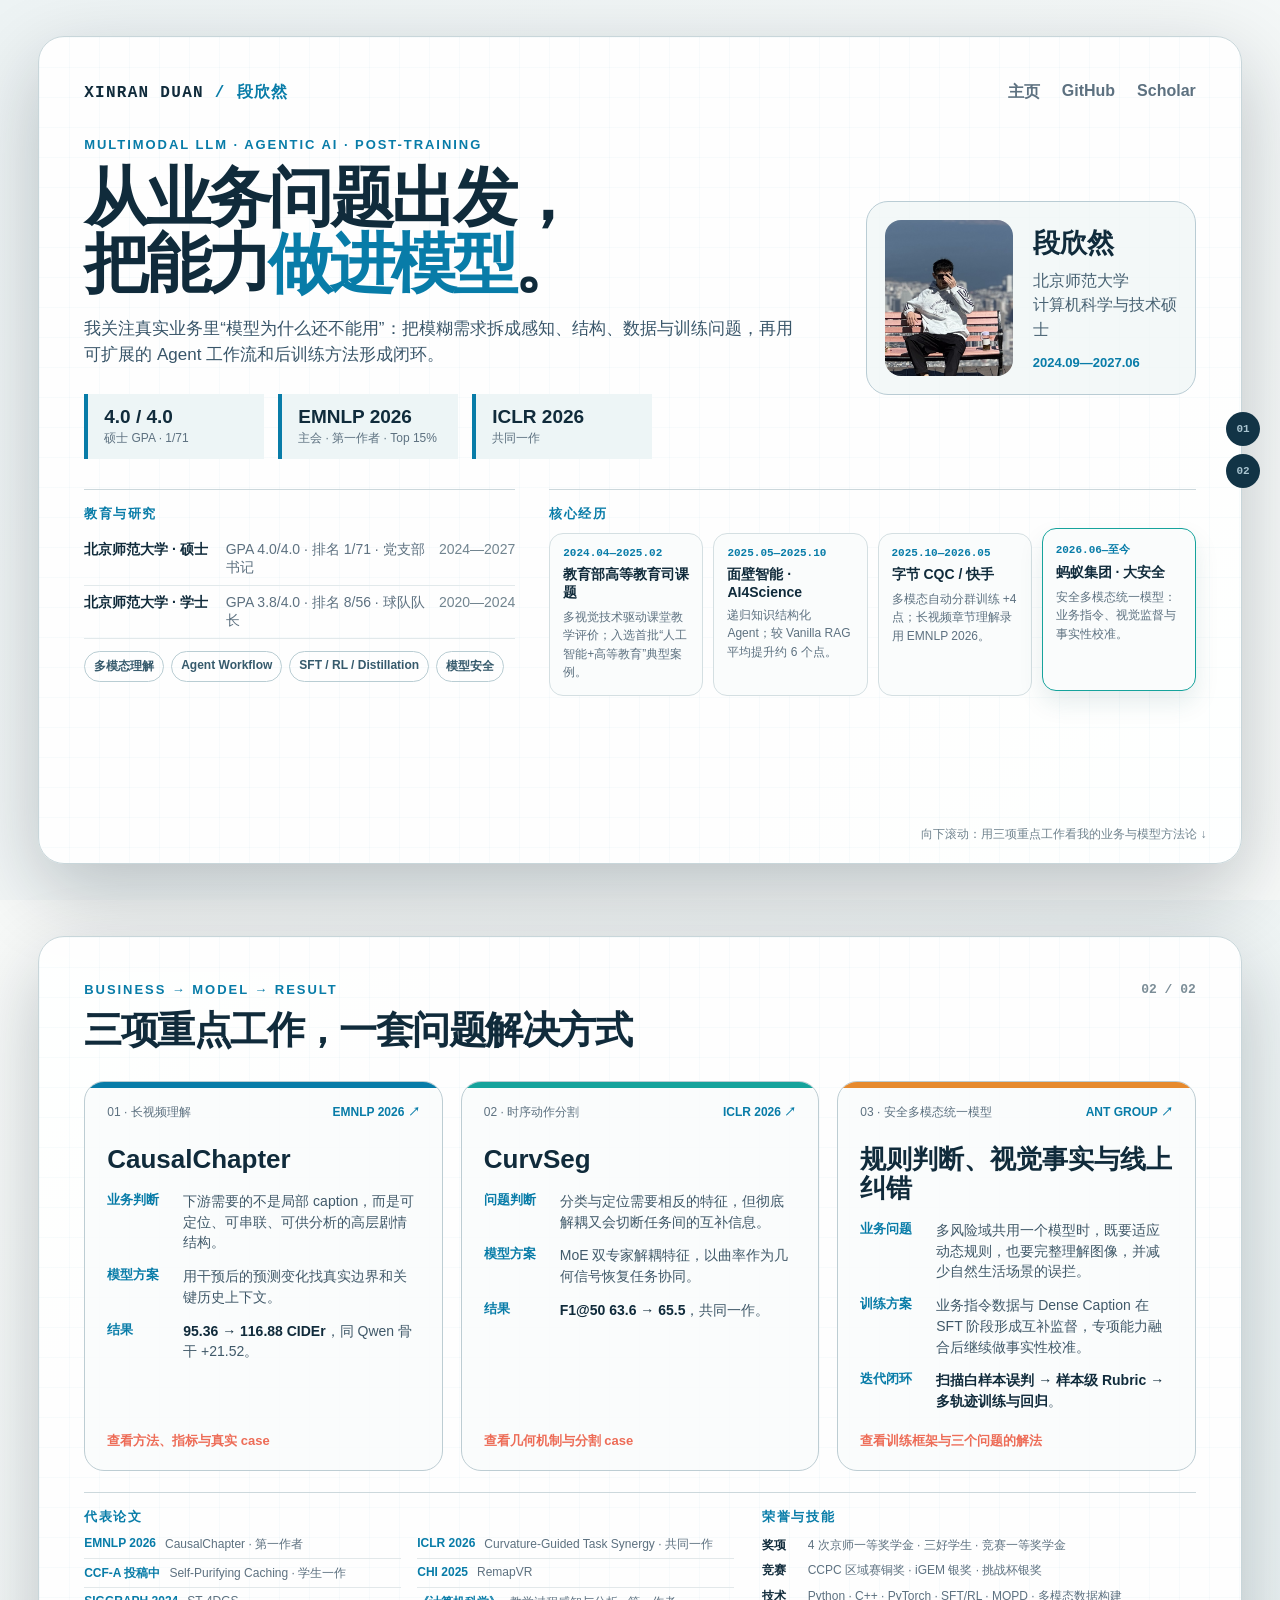
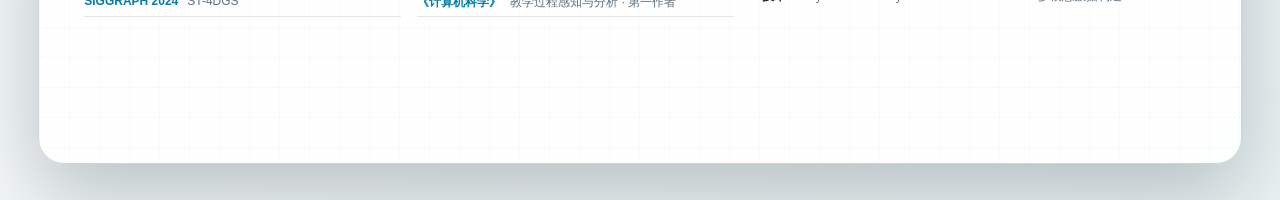
<file: index.html>
<!doctype html>
<html lang="zh-CN">
<head>
  <meta charset="utf-8">
  <meta name="viewport" content="width=device-width,initial-scale=1">
  <title>段欣然｜多模态大模型与 Agent</title>
  <meta name="description" content="段欣然的多模态大模型、Agent、长视频理解与后训练研究展示。">
  <link rel="stylesheet" href="styles.css">
</head>
<body class="overview-page">
  <div class="progress" id="progress"></div>
  <nav class="quick-nav" aria-label="页面导航"><a href="#profile">01</a><a href="#work">02</a></nav>
  <main>
    <section class="overview-slide" id="profile">
      <div class="frame">
        <header class="topbar">
          <a class="brand" href="index.html">XINRAN DUAN <span>/ 段欣然</span></a>
          <div class="toplinks"><a href="https://kong-johnny.github.io/" target="_blank">主页</a><a href="https://github.com/kong-johnny" target="_blank">GitHub</a><a href="https://scholar.google.com/citations?user=OOxa6MAAAAAJ&hl=en" target="_blank">Scholar</a></div>
        </header>
        <div class="profile-grid">
          <div class="profile-main">
            <div class="kicker">MULTIMODAL LLM · AGENTIC AI · POST-TRAINING</div>
            <h1>从业务问题出发，<br>把能力<span>做进模型</span>。</h1>
            <p class="hero-copy">我关注真实业务里“模型为什么还不能用”：把模糊需求拆成感知、结构、数据与训练问题，再用可扩展的 Agent 工作流和后训练方法形成闭环。</p>
            <div class="metric-strip"><div><strong>4.0 / 4.0</strong><span>硕士 GPA · 1/71</span></div><div><strong>EMNLP 2026</strong><span>主会 · 第一作者 · Top 15%</span></div><div><strong>ICLR 2026</strong><span>共同一作</span></div></div>
          </div>
          <aside class="identity-card"><img src="assets/sunglasses_avatar.jpg" alt="段欣然戴墨镜的户外头像"><div><h2>段欣然</h2><p>北京师范大学<br>计算机科学与技术硕士</p><span class="status">2024.09—2027.06</span></div></aside>
        </div>
        <div class="resume-grid">
          <section class="resume-block education"><div class="section-label">教育与研究</div><div class="edu-row"><b>北京师范大学 · 硕士</b><span>GPA 4.0/4.0 · 排名 1/71 · 党支部书记</span><time>2024—2027</time></div><div class="edu-row"><b>北京师范大学 · 学士</b><span>GPA 3.8/4.0 · 排名 8/56 · 球队队长</span><time>2020—2024</time></div><div class="focus-tags"><span>多模态理解</span><span>Agent Workflow</span><span>SFT / RL / Distillation</span><span>模型安全</span></div></section>
          <section class="resume-block timeline-block"><div class="section-label">核心经历</div><div class="timeline"><article><time>2024.04—2025.02</time><b>教育部高等教育司课题</b><p>多视觉技术驱动课堂教学评价；入选首批“人工智能+高等教育”典型案例。</p></article><article><time>2025.05—2025.10</time><b>面壁智能 · AI4Science</b><p>递归知识结构化 Agent；较 Vanilla RAG 平均提升约 6 个点。</p></article><article><time>2025.10—2026.05</time><b>字节 CQC / 快手</b><p>多模态自动分群训练 +4 点；长视频章节理解录用 EMNLP 2026。</p></article><article class="active"><time>2026.06—至今</time><b>蚂蚁集团 · 大安全</b><p>安全多模态统一模型：业务指令、视觉监督与事实性校准。</p></article></div></section>
        </div>
        <div class="slide-tip">向下滚动：用三项重点工作看我的业务与模型方法论 ↓</div>
      </div>
    </section>
    <section class="overview-slide" id="work">
      <div class="frame">
        <header class="topbar"><div><div class="kicker">BUSINESS → MODEL → RESULT</div><h2 class="page-title">三项重点工作，一套问题解决方式</h2></div><div class="page-no">02 / 02</div></header>
        <div class="project-gateway">
          <a class="gateway-card emnlp" href="emnlp.html"><div class="gateway-top"><span>01 · 长视频理解</span><strong>EMNLP 2026 ↗</strong></div><h3>CausalChapter</h3><dl><dt>业务判断</dt><dd>下游需要的不是局部 caption，而是可定位、可串联、可供分析的高层剧情结构。</dd><dt>模型方案</dt><dd>用干预后的预测变化找真实边界和关键历史上下文。</dd><dt>结果</dt><dd><b>95.36 → 116.88 CIDEr</b>，同 Qwen 骨干 +21.52。</dd></dl><span class="open-detail">查看方法、指标与真实 case</span></a>
          <a class="gateway-card iclr" href="iclr.html"><div class="gateway-top"><span>02 · 时序动作分割</span><strong>ICLR 2026 ↗</strong></div><h3>CurvSeg</h3><dl><dt>问题判断</dt><dd>分类与定位需要相反的特征，但彻底解耦又会切断任务间的互补信息。</dd><dt>模型方案</dt><dd>MoE 双专家解耦特征，以曲率作为几何信号恢复任务协同。</dd><dt>结果</dt><dd><b>F1@50 63.6 → 65.5</b>，共同一作。</dd></dl><span class="open-detail">查看几何机制与分割 case</span></a>
          <a class="gateway-card ant" href="ant.html"><div class="gateway-top"><span>03 · 安全多模态统一模型</span><strong>ANT GROUP ↗</strong></div><h3>规则判断、视觉事实与线上纠错</h3><dl><dt>业务问题</dt><dd>多风险域共用一个模型时，既要适应动态规则，也要完整理解图像，并减少自然生活场景的误拦。</dd><dt>训练方案</dt><dd>业务指令数据与 Dense Caption 在 SFT 阶段形成互补监督，专项能力融合后继续做事实性校准。</dd><dt>迭代闭环</dt><dd><b>扫描白样本误判 → 样本级 Rubric → 多轨迹训练与回归</b>。</dd></dl><span class="open-detail">查看训练框架与三个问题的解法</span></a>
        </div>
        <div class="resume-bottom">
          <section><div class="section-label">代表论文</div><div class="paper-rows"><a href="assets/CausalChapter_EMNLP2026.pdf" target="_blank"><b>EMNLP 2026</b><span>CausalChapter · 第一作者</span></a><a href="https://openreview.net/forum?id=Vgh30npuN3" target="_blank"><b>ICLR 2026</b><span>Curvature-Guided Task Synergy · 共同一作</span></a><span><b>CCF-A 投稿中</b><span>Self-Purifying Caching · 学生一作</span></span><a href="https://kong-johnny.github.io/files/RemapVR.pdf" target="_blank"><b>CHI 2025</b><span>RemapVR</span></a><a href="https://kong-johnny.github.io/files/ST-4DGS.pdf" target="_blank"><b>SIGGRAPH 2024</b><span>ST-4DGS</span></a><a href="https://www.jsjkx.com/CN/10.11896/jsjkx.240400109" target="_blank"><b>《计算机科学》</b><span>教学过程感知与分析 · 第一作者</span></a></div></section>
          <section><div class="section-label">荣誉与技能</div><p class="compact-line"><b>奖项</b> 4 次京师一等奖学金 · 三好学生 · 竞赛一等奖学金</p><p class="compact-line"><b>竞赛</b> CCPC 区域赛铜奖 · iGEM 银奖 · 挑战杯银奖</p><p class="compact-line"><b>技术</b> Python · C++ · PyTorch · SFT/RL · MOPD · 多模态数据构建</p></section>
        </div>
      </div>
    </section>
  </main>
  <script src="site.js"></script>
</body></html>
</file>
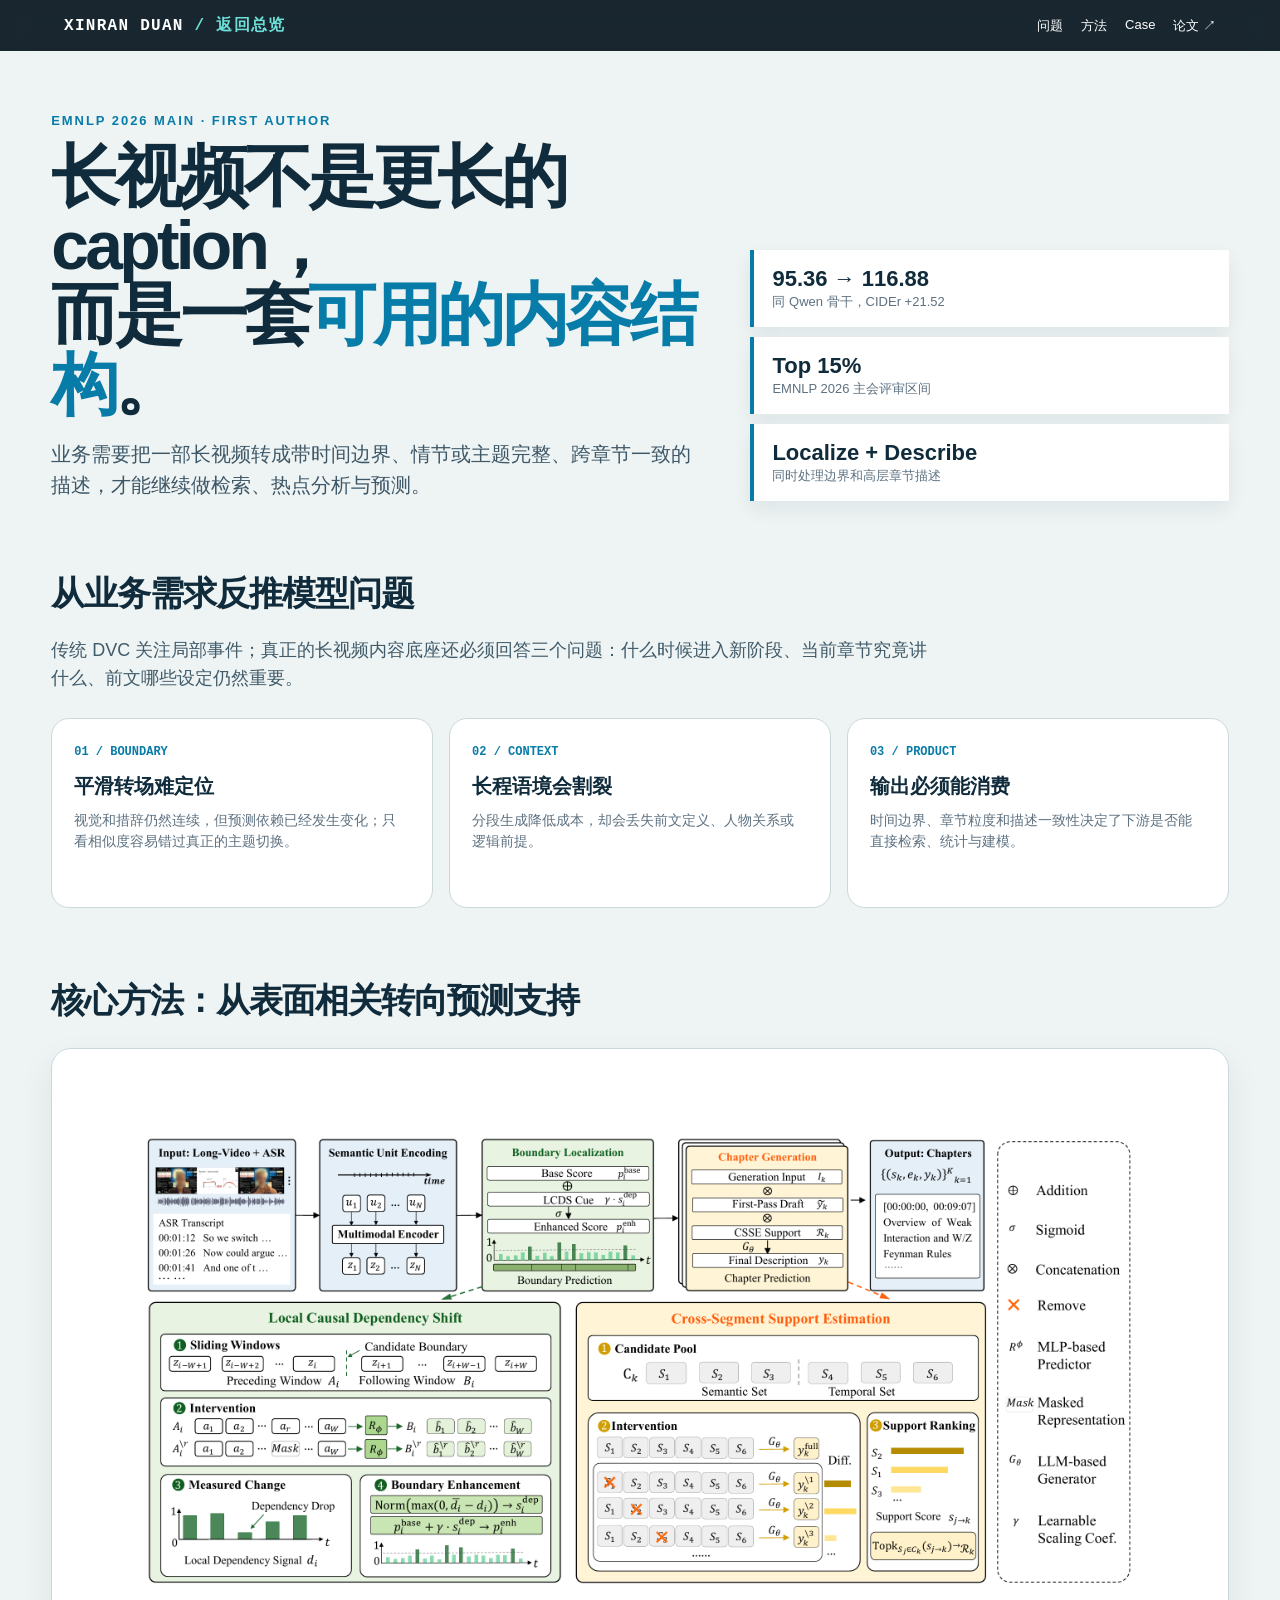
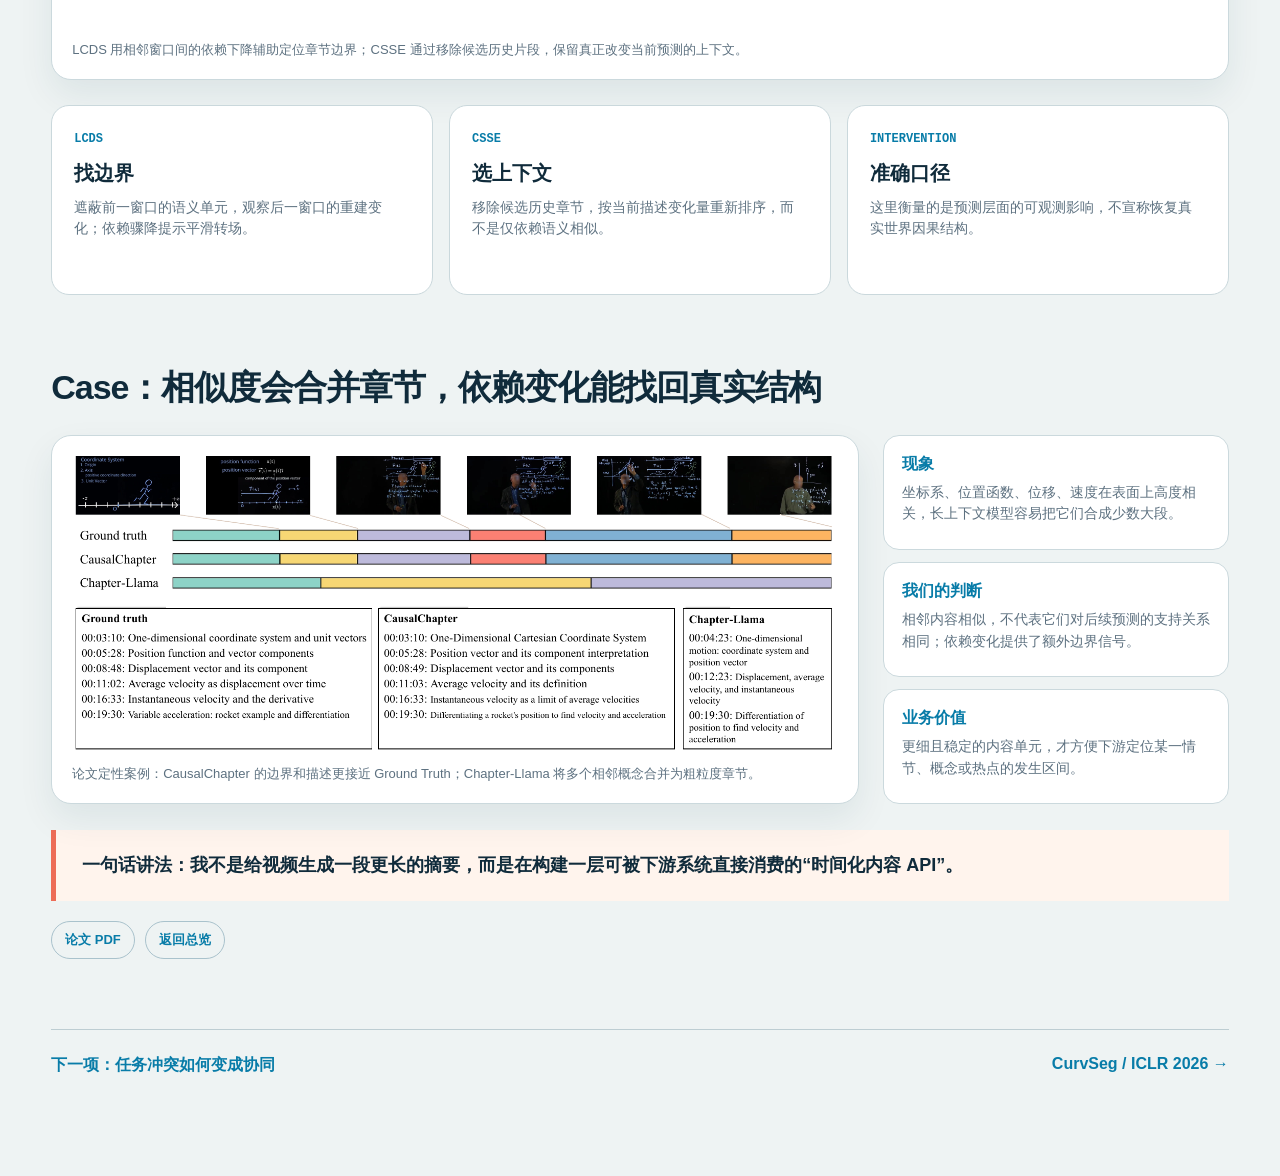
<file: emnlp.html>
<!doctype html><html lang="zh-CN"><head><meta charset="utf-8"><meta name="viewport" content="width=device-width,initial-scale=1"><title>CausalChapter｜EMNLP 2026</title><meta name="description" content="CausalChapter：长视频章节理解的业务问题、方法和案例。"><link rel="stylesheet" href="styles.css"></head>
<body class="detail-page"><div class="progress" id="progress"></div><header class="detail-header"><a class="brand" href="index.html">XINRAN DUAN <span>/ 返回总览</span></a><nav><a href="#problem">问题</a><a href="#method">方法</a><a href="#case">Case</a><a href="assets/CausalChapter_EMNLP2026.pdf" target="_blank">论文 ↗</a></nav></header>
<main class="detail-main">
  <section class="detail-hero"><div><div class="kicker">EMNLP 2026 MAIN · FIRST AUTHOR</div><h1>长视频不是更长的 caption，<br>而是一套<span style="color:var(--blue)">可用的内容结构</span>。</h1><p class="detail-lead">业务需要把一部长视频转成带时间边界、情节或主题完整、跨章节一致的描述，才能继续做检索、热点分析与预测。</p></div><div class="hero-facts"><div class="fact"><b>95.36 → 116.88</b><span>同 Qwen 骨干，CIDEr +21.52</span></div><div class="fact"><b>Top 15%</b><span>EMNLP 2026 主会评审区间</span></div><div class="fact"><b>Localize + Describe</b><span>同时处理边界和高层章节描述</span></div></div></section>
  <section class="detail-section" id="problem"><h2>从业务需求反推模型问题</h2><p class="intro">传统 DVC 关注局部事件；真正的长视频内容底座还必须回答三个问题：什么时候进入新阶段、当前章节究竟讲什么、前文哪些设定仍然重要。</p><div class="logic-grid"><article class="logic-card"><span>01 / BOUNDARY</span><h3>平滑转场难定位</h3><p>视觉和措辞仍然连续，但预测依赖已经发生变化；只看相似度容易错过真正的主题切换。</p></article><article class="logic-card"><span>02 / CONTEXT</span><h3>长程语境会割裂</h3><p>分段生成降低成本，却会丢失前文定义、人物关系或逻辑前提。</p></article><article class="logic-card"><span>03 / PRODUCT</span><h3>输出必须能消费</h3><p>时间边界、章节粒度和描述一致性决定了下游是否能直接检索、统计与建模。</p></article></div></section>
  <section class="detail-section" id="method"><h2>核心方法：从表面相关转向预测支持</h2><div class="figure-panel"><img src="assets/causalchapter-overview.png" alt="CausalChapter 方法总览"><figcaption>LCDS 用相邻窗口间的依赖下降辅助定位章节边界；CSSE 通过移除候选历史片段，保留真正改变当前预测的上下文。</figcaption></div><div class="logic-grid"><article class="logic-card"><span>LCDS</span><h3>找边界</h3><p>遮蔽前一窗口的语义单元，观察后一窗口的重建变化；依赖骤降提示平滑转场。</p></article><article class="logic-card"><span>CSSE</span><h3>选上下文</h3><p>移除候选历史章节，按当前描述变化量重新排序，而不是仅依赖语义相似。</p></article><article class="logic-card"><span>INTERVENTION</span><h3>准确口径</h3><p>这里衡量的是预测层面的可观测影响，不宣称恢复真实世界因果结构。</p></article></div></section>
  <section class="detail-section" id="case"><h2>Case：相似度会合并章节，依赖变化能找回真实结构</h2><div class="case-panel"><figure class="figure-panel"><img src="assets/reports/causalchapter-case2.png" alt="CausalChapter 章节边界与描述定性案例"><figcaption>论文定性案例：CausalChapter 的边界和描述更接近 Ground Truth；Chapter-Llama 将多个相邻概念合并为粗粒度章节。</figcaption></figure><div class="case-notes"><div class="case-note"><b>现象</b><p>坐标系、位置函数、位移、速度在表面上高度相关，长上下文模型容易把它们合成少数大段。</p></div><div class="case-note"><b>我们的判断</b><p>相邻内容相似，不代表它们对后续预测的支持关系相同；依赖变化提供了额外边界信号。</p></div><div class="case-note"><b>业务价值</b><p>更细且稳定的内容单元，才方便下游定位某一情节、概念或热点的发生区间。</p></div></div></div><div class="quote">一句话讲法：我不是给视频生成一段更长的摘要，而是在构建一层可被下游系统直接消费的“时间化内容 API”。</div></section>
  <div class="source-links"><a href="assets/CausalChapter_EMNLP2026.pdf" target="_blank">论文 PDF</a><a href="index.html#work">返回总览</a></div><div class="next-page"><span>下一项：任务冲突如何变成协同</span><a href="iclr.html">CurvSeg / ICLR 2026 →</a></div>
</main><script src="site.js"></script></body></html>
</file>
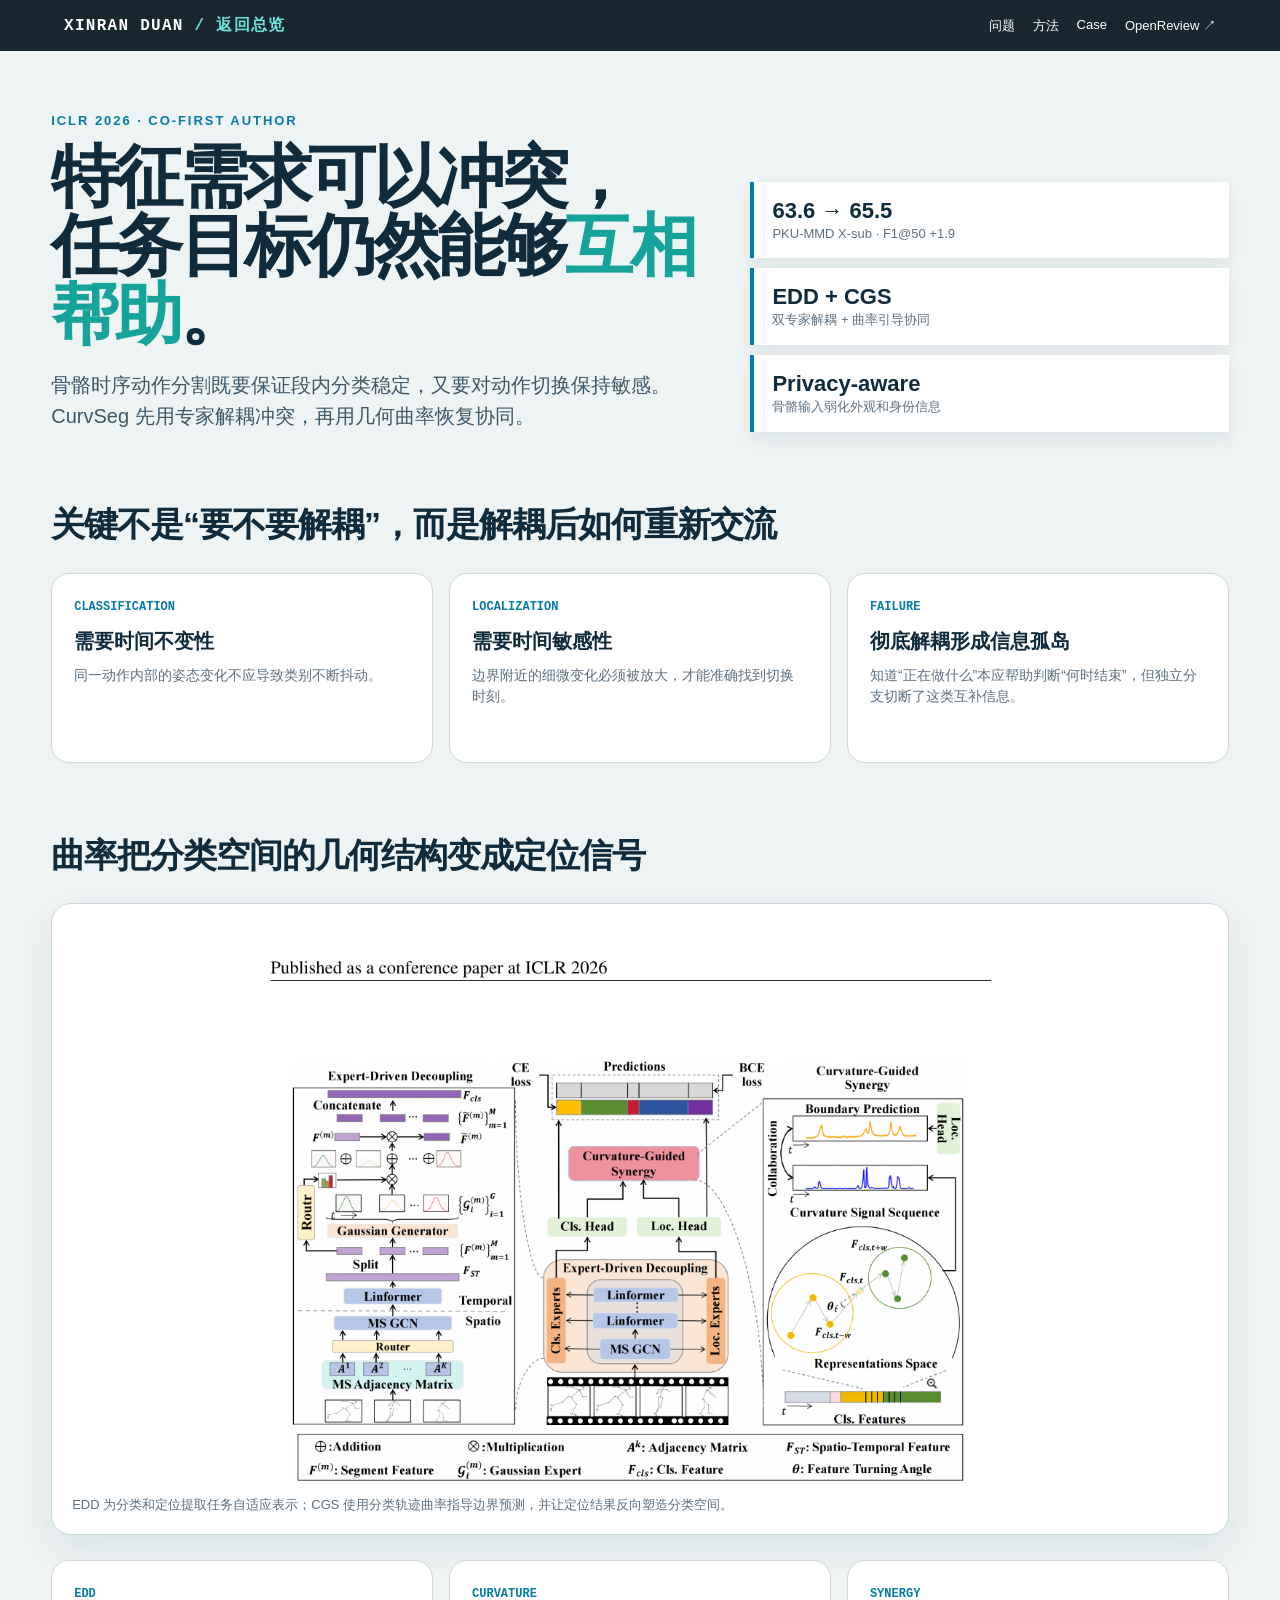
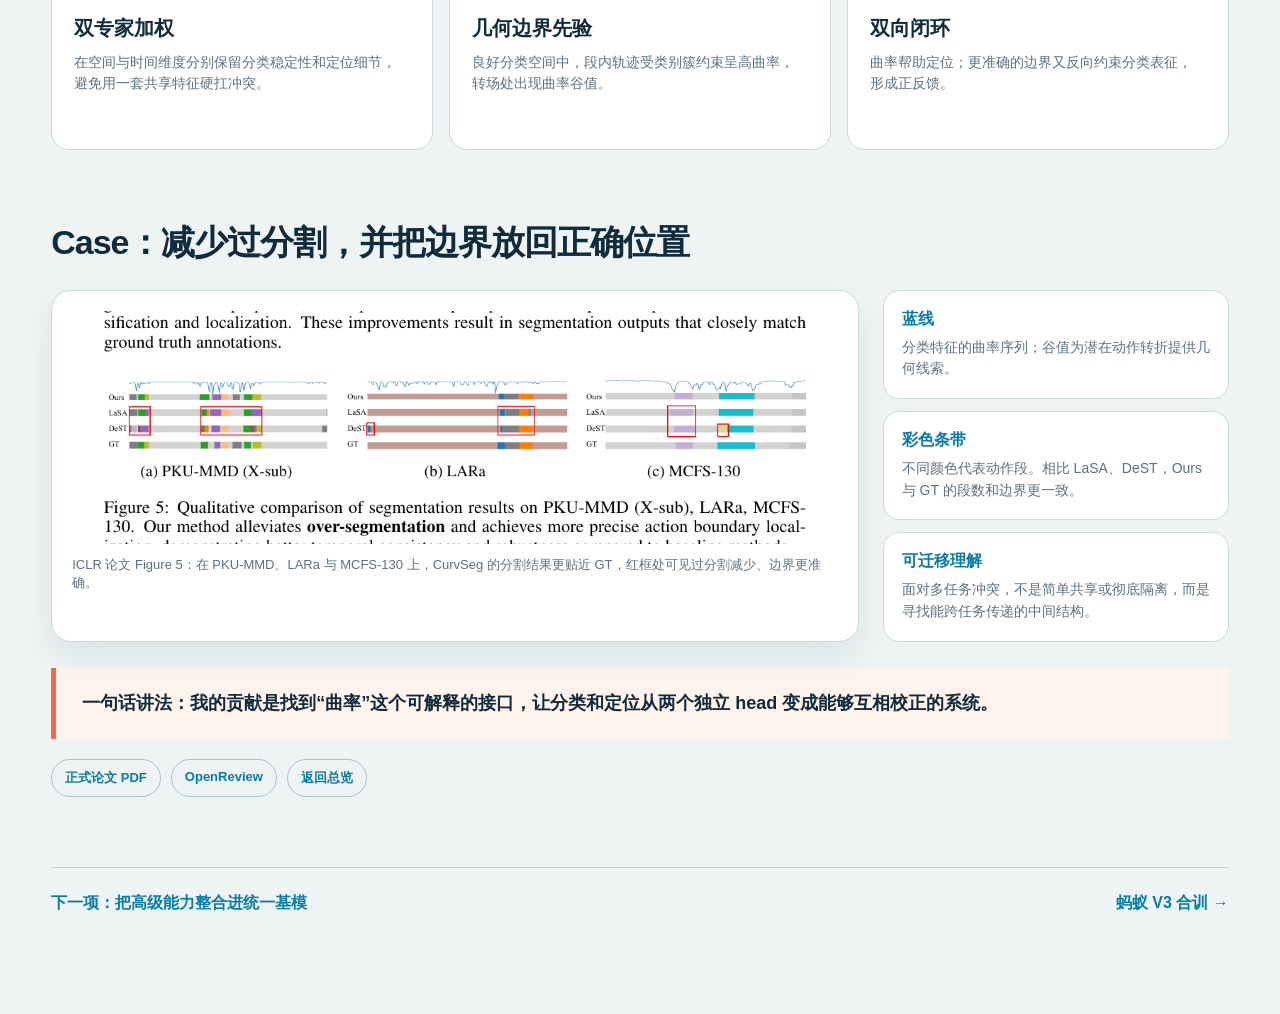
<file: iclr.html>
<!doctype html><html lang="zh-CN"><head><meta charset="utf-8"><meta name="viewport" content="width=device-width,initial-scale=1"><title>CurvSeg｜ICLR 2026</title><meta name="description" content="CurvSeg：骨骼时序动作分割的任务协同机制与案例。"><link rel="stylesheet" href="styles.css"></head>
<body class="detail-page"><div class="progress" id="progress"></div><header class="detail-header"><a class="brand" href="index.html">XINRAN DUAN <span>/ 返回总览</span></a><nav><a href="#problem">问题</a><a href="#method">方法</a><a href="#case">Case</a><a href="https://openreview.net/forum?id=Vgh30npuN3" target="_blank">OpenReview ↗</a></nav></header>
<main class="detail-main">
  <section class="detail-hero"><div><div class="kicker">ICLR 2026 · CO-FIRST AUTHOR</div><h1>特征需求可以冲突，<br>任务目标仍然能够<span style="color:var(--teal)">互相帮助</span>。</h1><p class="detail-lead">骨骼时序动作分割既要保证段内分类稳定，又要对动作切换保持敏感。CurvSeg 先用专家解耦冲突，再用几何曲率恢复协同。</p></div><div class="hero-facts"><div class="fact"><b>63.6 → 65.5</b><span>PKU-MMD X-sub · F1@50 +1.9</span></div><div class="fact"><b>EDD + CGS</b><span>双专家解耦 + 曲率引导协同</span></div><div class="fact"><b>Privacy-aware</b><span>骨骼输入弱化外观和身份信息</span></div></div></section>
  <section class="detail-section" id="problem"><h2>关键不是“要不要解耦”，而是解耦后如何重新交流</h2><div class="logic-grid"><article class="logic-card"><span>CLASSIFICATION</span><h3>需要时间不变性</h3><p>同一动作内部的姿态变化不应导致类别不断抖动。</p></article><article class="logic-card"><span>LOCALIZATION</span><h3>需要时间敏感性</h3><p>边界附近的细微变化必须被放大，才能准确找到切换时刻。</p></article><article class="logic-card"><span>FAILURE</span><h3>彻底解耦形成信息孤岛</h3><p>知道“正在做什么”本应帮助判断“何时结束”，但独立分支切断了这类互补信息。</p></article></div></section>
  <section class="detail-section" id="method"><h2>曲率把分类空间的几何结构变成定位信号</h2><div class="figure-panel"><img src="assets/curvseg-overview.png" alt="CurvSeg 方法总览"><figcaption>EDD 为分类和定位提取任务自适应表示；CGS 使用分类轨迹曲率指导边界预测，并让定位结果反向塑造分类空间。</figcaption></div><div class="logic-grid"><article class="logic-card"><span>EDD</span><h3>双专家加权</h3><p>在空间与时间维度分别保留分类稳定性和定位细节，避免用一套共享特征硬扛冲突。</p></article><article class="logic-card"><span>CURVATURE</span><h3>几何边界先验</h3><p>良好分类空间中，段内轨迹受类别簇约束呈高曲率，转场处出现曲率谷值。</p></article><article class="logic-card"><span>SYNERGY</span><h3>双向闭环</h3><p>曲率帮助定位；更准确的边界又反向约束分类表征，形成正反馈。</p></article></div></section>
  <section class="detail-section" id="case"><h2>Case：减少过分割，并把边界放回正确位置</h2><div class="case-panel"><figure class="figure-panel"><img src="assets/reports/curvseg-case.png" alt="CurvSeg 定性分割案例"><figcaption>ICLR 论文 Figure 5：在 PKU-MMD、LARa 与 MCFS-130 上，CurvSeg 的分割结果更贴近 GT，红框处可见过分割减少、边界更准确。</figcaption></figure><div class="case-notes"><div class="case-note"><b>蓝线</b><p>分类特征的曲率序列；谷值为潜在动作转折提供几何线索。</p></div><div class="case-note"><b>彩色条带</b><p>不同颜色代表动作段。相比 LaSA、DeST，Ours 与 GT 的段数和边界更一致。</p></div><div class="case-note"><b>可迁移理解</b><p>面对多任务冲突，不是简单共享或彻底隔离，而是寻找能跨任务传递的中间结构。</p></div></div></div><div class="quote">一句话讲法：我的贡献是找到“曲率”这个可解释的接口，让分类和定位从两个独立 head 变成能够互相校正的系统。</div></section>
  <div class="source-links"><a href="assets/CurvSeg_ICLR2026.pdf" target="_blank">正式论文 PDF</a><a href="https://openreview.net/forum?id=Vgh30npuN3" target="_blank">OpenReview</a><a href="index.html#work">返回总览</a></div><div class="next-page"><span>下一项：把高级能力整合进统一基模</span><a href="ant.html">蚂蚁 V3 合训 →</a></div>
</main><script src="site.js"></script></body></html>
</file>
<file: styles.css>
:root{--bg:#07151f;--paper:#f6f8f7;--ink:#102b3b;--muted:#5d7180;--line:#ccd8dc;--blue:#087ca8;--teal:#16a39c;--orange:#e68a2e;--coral:#ed6c57;--shadow:0 28px 80px rgba(0,22,34,.24);--ease:cubic-bezier(.2,.75,.2,1)}
*{box-sizing:border-box}html{scroll-behavior:smooth}body{margin:0;background:var(--bg);color:var(--ink);font-family:Inter,"PingFang SC","Microsoft YaHei",Arial,sans-serif}a{color:inherit;text-decoration:none}p{margin:0;line-height:1.55}b,strong{font-weight:800}.progress{position:fixed;left:0;top:0;height:4px;background:linear-gradient(90deg,var(--blue),#5fe3d9);z-index:50;width:0}.quick-nav{position:fixed;right:20px;top:50%;transform:translateY(-50%);z-index:20;display:grid;gap:8px}.quick-nav a{display:grid;place-items:center;width:34px;height:34px;border-radius:50%;background:#123446;color:#a9c4d0;font:700 11px ui-monospace,monospace}.quick-nav a:hover{background:var(--teal);color:white}
.overview-slide{min-height:100vh;display:grid;place-items:center;padding:3vh 3vw;scroll-snap-align:start;background:linear-gradient(135deg,#edf3f4,#f8faf9)}.overview-page{scroll-snap-type:y mandatory}.overview-slide:nth-child(2){background:linear-gradient(135deg,#f8faf9,#eaf2f3)}.frame{position:relative;width:min(94vw,1560px);min-height:min(92vh,900px);background:rgba(255,255,255,.93);border:1px solid #c8d6da;border-radius:26px;box-shadow:var(--shadow);padding:clamp(28px,3.5vw,58px);overflow:hidden}.frame::after{content:"";position:absolute;inset:0;pointer-events:none;background-image:linear-gradient(rgba(8,124,168,.028) 1px,transparent 1px),linear-gradient(90deg,rgba(8,124,168,.028) 1px,transparent 1px);background-size:30px 30px}.frame>*{position:relative;z-index:1}.topbar{display:flex;align-items:flex-start;justify-content:space-between;gap:24px}.brand{font:850 16px ui-monospace,monospace;letter-spacing:.08em}.brand span{color:var(--blue)}.toplinks{display:flex;gap:22px;font-weight:750;color:var(--muted)}.toplinks a:hover{color:var(--coral)}.kicker{color:var(--blue);font-weight:850;font-size:13px;letter-spacing:.15em}.profile-grid{display:grid;grid-template-columns:1fr 330px;gap:62px;align-items:center;margin-top:34px}.profile-main h1{font-size:clamp(48px,5.1vw,82px);line-height:1.02;letter-spacing:-.055em;margin:13px 0 18px}.profile-main h1 span{color:var(--blue)}.hero-copy{max-width:940px;color:#385569;font-size:clamp(17px,1.3vw,22px)}.identity-card{display:grid;grid-template-columns:128px 1fr;gap:20px;align-items:center;padding:18px;border:1px solid #b9ccd4;border-radius:22px;background:rgba(241,247,247,.8);transition:.3s var(--ease)}.identity-card:hover{transform:translateY(-7px);box-shadow:0 20px 36px rgba(12,60,80,.13)}.identity-card img{width:128px;height:156px;object-fit:cover;border-radius:16px}.identity-card h2{font-size:27px;margin:0 0 8px}.identity-card p{color:#486273}.status{display:inline-block;margin-top:12px;color:var(--blue);font-size:13px;font-weight:800}.metric-strip{display:flex;gap:14px;margin-top:25px}.metric-strip div{min-width:180px;padding:12px 16px;border-left:4px solid var(--blue);background:#edf5f6}.metric-strip strong{display:block;font-size:19px}.metric-strip span{font-size:12px;color:var(--muted)}
.resume-grid{display:grid;grid-template-columns:.8fr 1.2fr;gap:34px;margin-top:30px}.resume-block{border-top:1px solid var(--line);padding-top:15px}.section-label{color:var(--blue);font-size:13px;font-weight:850;letter-spacing:.12em;margin-bottom:10px}.edu-row{display:grid;grid-template-columns:1.1fr 1.7fr auto;gap:10px;padding:8px 0;border-bottom:1px solid #e2e9eb;font-size:14px}.edu-row span{color:var(--muted)}.edu-row time{color:#71848f}.focus-tags{display:flex;flex-wrap:wrap;gap:7px;margin-top:12px}.focus-tags span{font-size:12px;font-weight:750;border:1px solid #b9cdd3;border-radius:999px;padding:6px 9px;color:#365a6c}.timeline{display:grid;grid-template-columns:repeat(4,1fr);gap:10px}.timeline article{position:relative;padding:13px;border:1px solid #d4dfe2;border-radius:14px;background:#fafcfc;transition:.28s var(--ease)}.timeline article:hover,.timeline article.active{transform:translateY(-5px);border-color:var(--teal);box-shadow:0 12px 24px rgba(18,74,88,.1)}.timeline time{display:block;color:var(--blue);font:750 11px ui-monospace,monospace;margin-bottom:7px}.timeline b{display:block;font-size:14px;margin-bottom:6px}.timeline p{font-size:12px;color:var(--muted)}.slide-tip{position:absolute;bottom:20px;right:34px;color:#71848f;font-size:12px}.page-title{font-size:clamp(32px,3vw,50px);margin:8px 0 0;letter-spacing:-.04em}.page-no{font:800 13px ui-monospace,monospace;color:#7b8d97}
.project-gateway{display:grid;grid-template-columns:repeat(3,1fr);gap:18px;margin-top:25px}.gateway-card{min-height:390px;border:1px solid #bdcdd3;border-radius:20px;padding:22px;background:rgba(250,252,252,.88);position:relative;transition:.3s var(--ease);overflow:hidden}.gateway-card::before{content:"";position:absolute;left:0;top:0;width:100%;height:6px;background:var(--blue)}.gateway-card.iclr::before{background:var(--teal)}.gateway-card.ant::before{background:var(--orange)}.gateway-card:hover{transform:translateY(-9px);box-shadow:0 20px 40px rgba(14,57,76,.15);background:white}.gateway-top{display:flex;justify-content:space-between;gap:15px;font-size:12px;color:var(--muted)}.gateway-top strong{color:var(--blue)}.gateway-card h3{font-size:26px;line-height:1.12;margin:24px 0 17px}.gateway-card dl{margin:0}.gateway-card dt{float:left;width:70px;font-weight:850;color:var(--blue);font-size:13px}.gateway-card dd{margin:0 0 13px 76px;font-size:14px;line-height:1.48;color:#405969}.gateway-card dd b{color:var(--ink)}.open-detail{position:absolute;left:22px;bottom:20px;font-size:13px;font-weight:800;color:var(--coral)}.resume-bottom{display:grid;grid-template-columns:1.2fr .8fr;gap:28px;margin-top:21px;padding-top:15px;border-top:1px solid var(--line)}.paper-rows{display:grid;grid-template-columns:1fr 1fr;gap:6px 16px}.paper-rows a,.paper-rows>span{display:flex;gap:9px;font-size:12px;padding-bottom:5px;border-bottom:1px solid #e2e8ea}.paper-rows b{color:var(--blue);white-space:nowrap}.paper-rows span{color:var(--muted)}.compact-line{font-size:12px;color:var(--muted);margin-bottom:7px}.compact-line b{color:var(--ink);display:inline-block;width:42px}
.detail-page{background:#eef3f3}.detail-header{position:sticky;top:0;z-index:30;display:flex;justify-content:space-between;align-items:center;padding:15px 5vw;background:rgba(7,21,31,.92);backdrop-filter:blur(12px);color:white}.detail-header .brand span{color:#6ce0d8}.detail-header nav{display:flex;gap:18px;font-size:13px}.detail-header nav a:hover{color:#6ce0d8}.detail-main{width:min(1180px,92vw);margin:0 auto;padding:62px 0 100px}.detail-hero{display:grid;grid-template-columns:1.15fr .85fr;gap:52px;align-items:end}.detail-hero h1{font-size:clamp(43px,5.3vw,76px);line-height:1.02;letter-spacing:-.055em;margin:14px 0 20px}.detail-lead{font-size:20px;color:#3e5868}.hero-facts{display:grid;gap:10px}.fact{padding:16px 18px;border-left:4px solid var(--blue);background:white;box-shadow:0 8px 18px rgba(20,61,76,.07)}.fact b{display:block;font-size:22px}.fact span{font-size:13px;color:var(--muted)}.detail-section{margin-top:70px}.detail-section h2{font-size:34px;letter-spacing:-.03em;margin:0 0 20px}.detail-section>.intro{font-size:18px;color:#405b6a;max-width:880px}.logic-grid{display:grid;grid-template-columns:repeat(3,1fr);gap:16px;margin-top:25px}.logic-card{background:white;border:1px solid #cad8dc;border-radius:18px;padding:22px;min-height:190px}.logic-card span{font:800 12px ui-monospace,monospace;color:var(--blue)}.logic-card h3{font-size:20px;margin:14px 0 10px}.logic-card p{font-size:14px;color:var(--muted)}.figure-panel{margin-top:24px;background:white;border:1px solid #cbd9dd;border-radius:20px;padding:20px;box-shadow:0 15px 35px rgba(15,58,75,.08)}.figure-panel img{display:block;width:100%;max-height:560px;object-fit:contain}.figure-panel figcaption{margin-top:12px;font-size:13px;color:var(--muted)}.case-panel{display:grid;grid-template-columns:1.4fr .6fr;gap:24px;margin-top:24px}.case-panel .figure-panel{margin:0}.case-notes{display:grid;gap:12px}.case-note{padding:18px;border-radius:16px;background:white;border:1px solid #cbd9dd}.case-note b{display:block;margin-bottom:7px;color:var(--blue)}.case-note p{font-size:14px;color:var(--muted)}.quote{margin-top:26px;padding:22px 26px;border-left:5px solid var(--coral);background:#fff4ed;font-size:18px;font-weight:750;line-height:1.5}.source-links{display:flex;flex-wrap:wrap;gap:10px;margin-top:20px}.source-links a{padding:9px 13px;border:1px solid #a9c2cc;border-radius:999px;color:var(--blue);font-size:13px;font-weight:800}.source-links a:hover{background:var(--blue);color:white}.next-page{display:flex;justify-content:space-between;gap:20px;margin-top:70px;padding-top:25px;border-top:1px solid #bdcdd2;font-weight:800;color:var(--blue)}
.ant-flow{display:grid;grid-template-columns:repeat(4,1fr);gap:13px;margin-top:25px}.ant-stage{position:relative;padding:20px;background:white;border:1px solid #c9d7db;border-radius:16px;min-height:180px}.ant-stage:not(:last-child)::after{content:"→";position:absolute;right:-12px;top:45%;z-index:2;color:var(--orange);font-size:22px}.ant-stage span{font:800 11px ui-monospace,monospace;color:var(--orange)}.ant-stage h3{font-size:18px;margin:12px 0}.ant-stage p{font-size:13px;color:var(--muted)}.capability-grid{display:grid;grid-template-columns:repeat(3,1fr);gap:14px;margin-top:20px}.capability{padding:19px;border-radius:16px;background:#102c3c;color:white}.capability h3{margin:0 0 8px}.capability p{font-size:13px;color:#bad0da}.synthetic-case{display:grid;grid-template-columns:.9fr 1.1fr;gap:24px;margin-top:24px}.mock-doc{background:#faf7ef;border:1px solid #c8bda8;border-radius:18px;padding:24px;min-height:360px;position:relative;box-shadow:0 18px 30px rgba(59,43,24,.1)}.mock-doc .stamp{position:absolute;right:24px;top:35px;border:3px solid rgba(205,58,58,.62);color:rgba(205,58,58,.8);border-radius:50%;padding:18px 10px;transform:rotate(-13deg);font-weight:900}.mock-doc h3{font:900 27px ui-monospace,monospace;margin:0 0 26px}.mock-doc table{width:100%;border-collapse:collapse;font:13px ui-monospace,monospace}.mock-doc td{border:1px solid #aaa08e;padding:9px}.adversarial-text{display:inline-block;letter-spacing:-1px;filter:blur(.25px);transform:skew(-6deg)}.case-output{display:grid;gap:12px}.output-card{padding:18px;border-radius:16px;background:white;border:1px solid #c8d7db}.output-card.bad{border-left:5px solid var(--coral)}.output-card.good{border-left:5px solid var(--teal)}.output-card b{display:block;margin-bottom:8px}.output-card code{display:block;white-space:pre-wrap;color:#405968;font:13px/1.5 ui-monospace,monospace}.disclaimer{font-size:12px;color:#70828d;margin-top:10px}
@media(max-width:1000px){.overview-page{scroll-snap-type:none}.overview-slide{padding:16px}.frame{min-height:auto}.profile-grid,.resume-grid,.resume-bottom,.detail-hero,.case-panel,.synthetic-case{grid-template-columns:1fr}.identity-card{display:none}.timeline,.project-gateway,.logic-grid,.ant-flow,.capability-grid{grid-template-columns:1fr 1fr}.gateway-card{min-height:360px}.slide-tip,.quick-nav{display:none}.detail-main{padding-top:40px}}
@media(max-width:650px){.frame{padding:24px;border-radius:16px}.profile-main h1{font-size:44px}.metric-strip{display:grid}.metric-strip div{min-width:0}.edu-row{grid-template-columns:1fr}.timeline,.project-gateway,.logic-grid,.ant-flow,.capability-grid,.paper-rows{grid-template-columns:1fr}.toplinks{display:none}.gateway-card{min-height:400px}.detail-header nav{display:none}.detail-main{width:90vw}.ant-stage:not(:last-child)::after{display:none}}

/* Safety unified-model project: a public-facing overview of the work. */
.ant-project-page{--ant-blue:#2473b8;--ant-ink:#12364a;--ant-orange:#ed7446}
.ant-project-page .detail-main{max-width:1220px}
.ant-project-page .detail-section{scroll-margin-top:78px}
.ant-project-page .detail-hero{gap:45px}
.ant-hero h1{font-size:clamp(38px,4.2vw,66px);line-height:1.12;letter-spacing:-.04em}
.ant-hero h1 span{color:var(--ant-orange)}
.ant-hero .detail-lead{max-width:780px;line-height:1.75}
.ant-hero-aside{display:grid;gap:1px;min-width:275px;align-self:center;background:#ccd9df;border:1px solid #ccd9df;border-radius:18px;overflow:hidden;box-shadow:0 18px 40px rgba(14,57,76,.09)}
.ant-hero-aside>div{padding:18px 21px;background:#f7fafb}
.ant-hero-aside small,.ant-section-head>span,.ant-method-result small,.ant-rubric-flow small,.ant-caption-branches small{display:block;font:800 11px ui-monospace,monospace;letter-spacing:.08em;color:var(--ant-orange)}
.ant-hero-aside strong{display:block;margin:5px 0 2px;font-size:23px;color:var(--ant-ink)}
.ant-hero-aside span{font-size:13px;color:#627582}
.ant-section-head{max-width:880px;margin-bottom:24px}
.ant-section-head h2{margin:8px 0 10px;font-size:clamp(28px,3vw,39px);letter-spacing:-.035em;line-height:1.2}
.ant-section-head p{margin:0;color:#536a77;font-size:16px;line-height:1.7}
.ant-architecture{padding:24px 22px;border-radius:20px;background:#f3f8fa;border:1px solid #c8dbe2}
.ant-arch-track{display:grid;grid-template-columns:repeat(5,minmax(0,1fr));gap:13px}
.ant-arch-node{position:relative;display:flex;flex-direction:column;min-height:148px;padding:19px 16px;border:1px solid #bfd3df;border-radius:14px;background:white}
.ant-arch-node:not(:last-child)::after{content:'→';position:absolute;right:-12px;top:49%;z-index:1;font-size:19px;font-weight:900;color:var(--ant-blue)}
.ant-arch-node small{font:800 11px ui-monospace,monospace;color:#517c91}
.ant-arch-node b{margin:17px 0 7px;font-size:18px;line-height:1.25;color:var(--ant-ink)}
.ant-arch-node span{font-size:12px;line-height:1.5;color:#627582}
.ant-arch-node.main{border-color:#7daed0;box-shadow:inset 0 4px 0 #2776b5}
.ant-arch-node.warm{border-color:#eeaa8f;box-shadow:inset 0 4px 0 var(--ant-orange)}
.ant-arch-node.dark{background:#153e56;border-color:#153e56}.ant-arch-node.dark :is(small,b,span){color:white}
.ant-arch-support{display:flex;align-items:center;gap:18px;margin:15px 0 0 22%;padding:13px 17px;background:#e5f3f0;border-left:4px solid #43a18e;border-radius:8px}
.ant-arch-support b{white-space:nowrap;color:#176b62}.ant-arch-support span{font-size:13px;color:#4b706b}
.ant-framework-note,.ant-outcome{margin:18px 0 0;padding:16px 20px;border-left:4px solid var(--ant-blue);background:#edf5f9;color:#345367;font-size:15px;line-height:1.65}
.ant-method-row{display:grid;grid-template-columns:1.6fr .6fr;gap:22px;align-items:stretch}
.ant-method-steps{display:grid;grid-template-columns:repeat(4,minmax(0,1fr));gap:0;border-block:1px solid #c8dbe2;background:white}
.ant-method-steps>div{padding:20px 13px;border-right:1px solid #dbe5e9}.ant-method-steps>div:last-child{border:0}
.ant-method-steps i{font:900 23px ui-monospace,monospace;font-style:normal;color:var(--ant-orange)}
.ant-method-steps b{display:block;margin:18px 0 10px;color:var(--ant-ink);font-size:17px}
.ant-method-steps span{font-size:13px;line-height:1.55;color:#5a7180}
.ant-method-result{padding:26px;border-radius:15px;background:#153e56;color:white}
.ant-method-result small{color:#ffb28e}.ant-method-result strong{display:block;margin:22px 0 12px;font-size:27px;line-height:1.25}.ant-method-result p{margin:0;font-size:14px;line-height:1.65;color:#c4d9e4}
.ant-supervision-pair{display:grid;grid-template-columns:1fr 40px 1fr;gap:13px;align-items:stretch;margin-bottom:24px}
.ant-supervision-pair>div{padding:20px 23px;border-top:4px solid var(--ant-blue);background:#f2f7fa;border-radius:12px}
.ant-supervision-pair>div:last-child{border-top-color:var(--ant-orange);background:#fff5f0}
.ant-supervision-pair small{display:block;color:#497990;font:800 11px ui-monospace,monospace}
.ant-supervision-pair b{display:block;margin:9px 0;font-size:21px;color:var(--ant-ink)}
.ant-supervision-pair p{margin:0;font-size:14px;line-height:1.6;color:#526977}
.ant-plus{align-self:center;text-align:center;font-size:28px;color:#91a8b3;font-weight:900}
.ant-caption-method{display:grid;grid-template-columns:1.18fr .82fr;gap:22px;align-items:stretch}
.ant-caption-schematic{display:grid;grid-template-columns:1fr 1.35fr 1.08fr;gap:18px;align-items:center;padding:20px;border:1px solid #c7dce2;border-radius:16px;background:#fcfefe}
.ant-caption-schematic>div{position:relative}.ant-caption-schematic>div:not(:last-child)::after{content:'→';position:absolute;right:-17px;top:48%;font-size:19px;color:var(--ant-blue);font-weight:900}
.ant-caption-source,.ant-caption-fusion{display:flex;flex-direction:column;justify-content:center;min-height:145px;padding:17px;border-radius:12px;background:#eaf3f8}
.ant-caption-fusion{background:#dcefe9}.ant-caption-source span,.ant-caption-fusion span{font-size:12px;color:#597687}.ant-caption-source b,.ant-caption-fusion b{margin:7px 0;color:var(--ant-ink);font-size:19px;line-height:1.25}.ant-caption-fusion small{font-size:11px;color:#346c62;line-height:1.4}
.ant-caption-branches{display:grid;gap:9px}.ant-caption-branches>div{padding:12px;border:1px solid #c6dae1;border-radius:10px;background:white}.ant-caption-branches small{font-size:9px}.ant-caption-branches b{display:block;margin:5px 0;font-size:15px}.ant-caption-branches span{font-size:11px;color:#617683}
.ant-caption-notes{padding:20px 24px;background:#153e56;color:white;border-radius:16px}.ant-caption-notes h3{margin:0 0 15px;font-size:21px}.ant-caption-notes>div{padding:10px 0;border-top:1px solid #416577}.ant-caption-notes b{font-size:15px}.ant-caption-notes p{margin:4px 0 0;color:#c5d8e2;font-size:12.5px;line-height:1.5}
.ant-error-types{display:grid;grid-template-columns:repeat(3,1fr);gap:12px;margin-bottom:24px}.ant-error-types article{padding:17px 20px;border-left:4px solid var(--ant-orange);background:#fff5f0}.ant-error-types b{font-size:17px}.ant-error-types p{margin:7px 0 0;font-size:13px;line-height:1.5;color:#6b635d}
.ant-rubric-flow{display:grid;grid-template-columns:repeat(4,1fr);gap:13px}.ant-rubric-flow>div{padding:20px;background:#f3f8fa;border:1px solid #cbdce3;border-radius:12px}.ant-rubric-flow b{display:block;margin:14px 0 7px;font-size:18px}.ant-rubric-flow p{margin:0;font-size:13px;line-height:1.55;color:#5b7280}
.ant-endnote{padding:30px;border-radius:18px;background:#153e56;color:white}.ant-endnote>p{max-width:970px;margin:0;font-size:20px;line-height:1.7}.ant-endnote>div{display:flex;gap:18px;align-items:baseline;margin-top:22px;padding-top:17px;border-top:1px solid #416577}.ant-endnote b{white-space:nowrap;color:#ffb28e}.ant-endnote span{font-size:14px;color:#c8dce7}
@media(max-width:1000px){.ant-hero-aside{min-width:0}.ant-arch-track{grid-template-columns:repeat(2,1fr)}.ant-arch-node:not(:last-child)::after{display:none}.ant-arch-support{margin-left:0}.ant-method-row,.ant-caption-method{grid-template-columns:1fr}.ant-method-steps,.ant-rubric-flow{grid-template-columns:repeat(2,1fr)}}
@media(max-width:650px){.ant-project-page .detail-hero,.ant-supervision-pair,.ant-caption-schematic,.ant-error-types,.ant-arch-track{grid-template-columns:1fr}.ant-plus{line-height:1}.ant-method-steps,.ant-rubric-flow{grid-template-columns:1fr}.ant-method-steps>div{border-right:0;border-bottom:1px solid #dbe5e9}.ant-caption-schematic>div::after{display:none!important}.ant-endnote>div,.ant-arch-support{display:block}.ant-arch-support span{display:block;margin-top:7px}}
@media(prefers-reduced-motion:reduce){*{scroll-behavior:auto!important;transition:none!important}}
</file>
